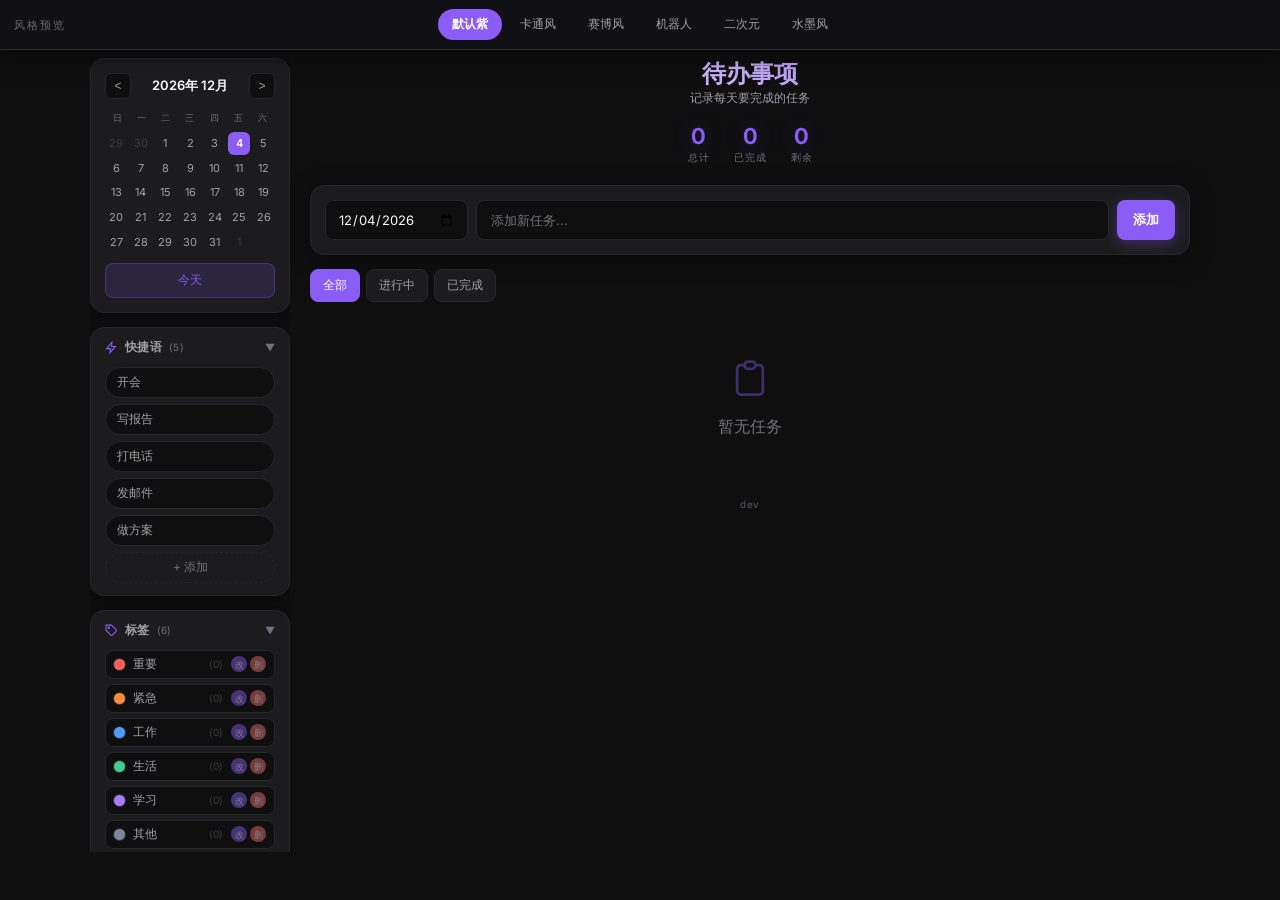
<file: index.html>
<!DOCTYPE html>
<html lang="zh-CN">
<head>
  <meta charset="UTF-8">
  <meta name="viewport" content="width=device-width, initial-scale=1.0">
  <title>待办事项</title>
  <link rel="icon" href="data:image/svg+xml,%3Csvg xmlns='http://www.w3.org/2000/svg' viewBox='0 0 32 32'%3E%3Crect width='32' height='32' rx='7' fill='%238b5cf6'/%3E%3Cpath d='M9 16.5l4.5 4.5L23 11' fill='none' stroke='%23fff' stroke-width='3' stroke-linecap='round' stroke-linejoin='round'/%3E%3C/svg%3E">
  <link href="https://fonts.googleapis.com/css2?family=Inter:wght@400;500;600;700&display=swap" rel="stylesheet">
  <link rel="stylesheet" href="app.css">
</head>
<body class="has-skinbar">
  <div class="skin-bar" role="group" aria-label="风格切换">
    <span class="skin-label">风格预览</span>
    <button class="skin-btn active" data-skin="violet">默认紫</button>
    <button class="skin-btn" data-skin="cartoon">卡通风</button>
    <button class="skin-btn" data-skin="cyber">赛博风</button>
    <button class="skin-btn" data-skin="robot">机器人</button>
    <button class="skin-btn" data-skin="anime">二次元</button>
    <button class="skin-btn" data-skin="ink">水墨风</button>
  </div>
  <div class="layout">
    <aside class="sidebar">
      <div class="calendar-card">
        <div class="calendar-header">
          <button class="cal-nav" id="prev-month">&lt;</button>
          <span class="cal-title" id="cal-title"></span>
          <button class="cal-nav" id="next-month">&gt;</button>
        </div>
        <div class="calendar-weekdays"><span>日</span><span>一</span><span>二</span><span>三</span><span>四</span><span>五</span><span>六</span></div>
        <div class="calendar-grid" id="calendar-grid"></div>
        <button class="today-btn" id="today-btn">今天</button>
      </div>
      <div class="quick-card" id="quick-card">
        <div class="quick-head" id="quick-head">
          <span class="quick-title">
            <svg viewBox="0 0 24 24" fill="none" stroke="currentColor" stroke-width="2"><path d="M13 2L3 14h7l-1 8 10-12h-7l1-8z"/></svg>
            快捷语
            <span class="quick-count" id="quick-count"></span>
          </span>
          <span class="quick-chevron" id="quick-chevron">▼</span>
        </div>
        <div class="quick-body" id="quick-body">
          <div class="quick-chips" id="quick-chips"></div>
          <div class="quick-editor" id="quick-editor">
            <input type="text" id="quick-input" placeholder="输入常用任务短语，回车保存..." maxlength="50">
            <button class="quick-save" id="quick-save">保存</button>
            <button class="quick-cancel" id="quick-cancel">取消</button>
          </div>
        </div>
      </div>
      <div class="label-card" id="label-card">
        <div class="label-head" id="label-head">
          <span class="label-title">
            <svg viewBox="0 0 24 24" fill="none" stroke="currentColor" stroke-width="2"><path d="M20.59 13.41l-7.17 7.17a2 2 0 01-2.83 0L2 12V2h10l8.59 8.59a2 2 0 010 2.82z"/><circle cx="7" cy="7" r="1.2"/></svg>
            标签
            <span class="label-count" id="label-count"></span>
          </span>
          <span class="label-chevron">▼</span>
        </div>
        <div class="label-body" id="label-body">
          <div class="label-list" id="label-list"></div>
          <div class="label-hint">点标签行 = 只看该标签的事项<br>按住标签拖到右侧任务上 = 给任务加标签</div>
          <div class="label-editor" id="label-editor">
            <input type="text" id="label-input" placeholder="标签名称，回车保存..." maxlength="20" title="改名即时生效：任务上的标签会立刻跟着变">
            <div class="label-palette" id="label-palette"></div>
            <div class="label-error" id="label-error"></div>
            <div class="label-editor-actions">
              <button class="label-save" id="label-save">完成</button>
              <button class="label-cancel" id="label-cancel">撤销</button>
            </div>
          </div>
        </div>
      </div>
    </aside>
    <main class="main">
      <header>
        <h1>待办事项</h1>
        <p class="subtitle">记录每天要完成的任务</p>
        <div class="stats">
          <div class="stat"><div class="stat-value" id="total-count">0</div><div class="stat-label">总计</div></div>
          <div class="stat"><div class="stat-value" id="completed-count">0</div><div class="stat-label">已完成</div></div>
          <div class="stat"><div class="stat-value" id="remaining-count">0</div><div class="stat-label">剩余</div></div>
        </div>
      </header>
      <div class="input-card">
        <div class="input-row">
          <input type="date" id="todo-date">
          <div class="input-wrap">
            <input type="text" id="todo-input" placeholder="添加新任务..." maxlength="200">
            <button class="input-clear" id="input-clear" type="button" title="清空输入" aria-label="清空输入">
              <svg viewBox="0 0 24 24" fill="none" stroke="currentColor" stroke-width="2.5"><path d="M18 6L6 18M6 6l12 12"/></svg>
            </button>
          </div>
          <button class="btn-add" id="add-btn">添加</button>
        </div>
      </div>
      <div class="filters">
        <button class="filter-btn active" data-filter="all">全部</button>
        <button class="filter-btn" data-filter="active">进行中</button>
        <button class="filter-btn" data-filter="completed">已完成</button>
        <span class="label-filter-chip" id="label-filter-chip"></span>
      </div>
      <div class="todo-list" id="todo-list"></div>
      <div class="clear-completed" id="clear-container" style="display:none;"><button class="btn-clear" id="clear-btn">清除已完成</button></div>
      <div class="build-tag"><span id="build-stamp">dev</span></div>
    </main>
  </div>
  <script src="app.js"></script>
</body>
</html>
</file>
<file: app.css>
* { margin: 0; padding: 0; box-sizing: border-box; }
    :root {
      --bg-primary: #0f0f10; --bg-card: #1c1c1f; --text-primary: #fafafa;
      --text-secondary: #a1a1aa; --text-muted: #71717a; --border: #27272a;
      --accent: #8b5cf6; --accent-light: rgba(139,92,246,0.15);
      --accent-glow: rgba(139,92,246,0.3); --danger: #f87171; --success: #4ade80; --shadow: 0 4px 24px rgba(0,0,0,0.4);
    }
    body { font-family: Inter, sans-serif; background: var(--bg-primary); color: var(--text-primary); min-height: 100vh; padding: 24px; }
    .layout { display: flex; gap: 20px; max-width: 1100px; margin: 0 auto; }
    .sidebar { width: 200px; flex-shrink: 0; position: sticky; top: 24px; align-self: flex-start; max-height: calc(100vh - 48px); overflow-y: auto; scrollbar-width: thin; }
    .sidebar::-webkit-scrollbar { width: 4px; }
    .sidebar::-webkit-scrollbar-thumb { background: var(--border); border-radius: 2px; }
    .main { flex: 1; min-width: 0; }
    header { text-align: center; margin-bottom: 20px; }
    h1 { font-size: 24px; font-weight: 700; background: linear-gradient(135deg,var(--text-primary),var(--accent)); -webkit-background-clip: text; -webkit-text-fill-color: transparent; }
    .subtitle { color: var(--text-secondary); font-size: 12px; }
    .calendar-card { background: var(--bg-card); border-radius: 14px; padding: 14px; box-shadow: var(--shadow); border: 1px solid var(--border); }
    .calendar-header { display: flex; justify-content: space-between; align-items: center; margin-bottom: 10px; }
    .cal-title { font-size: 13px; font-weight: 600; }
    .cal-nav { width: 26px; height: 26px; border: 1px solid var(--border); background: var(--bg-primary); border-radius: 6px; cursor: pointer; font-size: 12px; display: flex; align-items: center; justify-content: center; color: var(--text-secondary); }
    .cal-nav:hover { border-color: var(--accent); color: var(--accent); background: var(--accent-light); }
    .calendar-weekdays { display: grid; grid-template-columns: repeat(7,1fr); text-align: center; margin-bottom: 4px; }
    .calendar-weekdays span { font-size: 9px; color: var(--text-muted); padding: 3px; }
    .calendar-grid { display: grid; grid-template-columns: repeat(7,1fr); gap: 2px; }
    .cal-day { aspect-ratio: 1; display: flex; align-items: center; justify-content: center; font-size: 11px; border-radius: 6px; cursor: pointer; transition: all 0.15s; position: relative; color: var(--text-secondary); }
    .cal-day:hover { background: var(--border); color: var(--text-primary); }
    .cal-day.other-month { color: var(--text-muted); opacity: 0.35; }
    .cal-day.today { background: var(--accent-light); color: var(--accent); font-weight: 600; }
    .cal-day.selected { background: linear-gradient(135deg,var(--accent),var(--accent)); color: white; font-weight: 600; }
    .cal-day.has-todos::after { content: ''; position: absolute; bottom: 3px; width: 3px; height: 3px; background: var(--accent); border-radius: 50%; }
    .cal-day.selected.has-todos::after { background: white; }
    .today-btn { width: 100%; margin-top: 10px; padding: 8px; background: var(--accent-light); border: 1px solid var(--accent-glow); border-radius: 8px; font-size: 12px; font-weight: 500; color: var(--accent); cursor: pointer; font-family: inherit; }
    .today-btn:hover { background: var(--accent); color: white; }
    .stats { display: flex; justify-content: center; gap: 24px; margin-top: 16px; }
    .stat { display: flex; flex-direction: column; align-items: center; gap: 2px; }
    .stat-value { font-size: 22px; font-weight: 700; color: var(--accent); text-shadow: 0 0 20px var(--accent-glow); }
    .stat-label { font-size: 10px; color: var(--text-muted); text-transform: uppercase; letter-spacing: 1px; }
    .input-card { background: var(--bg-card); border-radius: 14px; padding: 14px; box-shadow: var(--shadow); margin-bottom: 14px; border: 1px solid var(--border); }
    .input-row { display: flex; gap: 8px; }
    .input-wrap { position: relative; flex: 1; min-width: 0; display: flex; }
    .input-wrap input[type="text"] { flex: 1; min-width: 0; padding-right: 34px; }
    .input-clear { position: absolute; right: 7px; top: 50%; transform: translateY(-50%); width: 20px; height: 20px; padding: 0; border: none; border-radius: 50%; background: var(--border); color: var(--text-secondary); cursor: pointer; display: none; align-items: center; justify-content: center; transition: background 0.15s, color 0.15s; }
    .input-clear.show { display: flex; }
    .input-clear:hover { background: var(--danger); color: #fff; }
    .input-clear svg { width: 11px; height: 11px; }
    input[type="date"] { padding: 10px 12px; border: 1px solid var(--border); border-radius: 8px; font-size: 13px; font-family: inherit; outline: none; cursor: pointer; background: var(--bg-primary); color: var(--text-primary); }
    input[type="text"] { flex: 1; padding: 10px 14px; border: 1px solid var(--border); border-radius: 8px; font-size: 13px; font-family: inherit; background: var(--bg-primary); color: var(--text-primary); outline: none; }
    input[type="text"]:focus { border-color: var(--accent); box-shadow: 0 0 0 3px var(--accent-light); }
    input[type="text"]::placeholder { color: var(--text-muted); }
    .btn-add { padding: 10px 16px; background: linear-gradient(135deg,var(--accent),var(--accent)); color: white; border: none; border-radius: 8px; font-size: 13px; font-weight: 600; cursor: pointer; box-shadow: 0 4px 14px var(--accent-glow); font-family: inherit; }
    .btn-add:hover { transform: translateY(-1px); }
    .filters { display: flex; gap: 6px; margin-bottom: 14px; }
    .filter-btn { padding: 7px 12px; background: var(--bg-card); border: 1px solid var(--border); border-radius: 8px; font-size: 12px; font-weight: 500; color: var(--text-secondary); cursor: pointer; font-family: inherit; }
    .filter-btn:hover { border-color: var(--text-muted); }
    .filter-btn.active { background: var(--accent); border-color: var(--accent); color: white; }
    .date-section { margin-bottom: 14px; }
    .date-section.collapsed .todo-list { display: none; }
    .date-label { font-size: 12px; font-weight: 600; color: var(--text-secondary); margin-bottom: 8px; display: flex; align-items: center; gap: 6px; cursor: pointer; padding: 4px 8px; border-radius: 6px; transition: background 0.2s; }
    .date-label:hover { background: var(--bg-card); }
    .date-label svg { width: 12px; height: 12px; color: var(--accent); transition: transform 0.2s; }
    .date-section.collapsed .date-label svg { transform: rotate(-90deg); }
    .date-label .tag { font-size: 10px; padding: 2px 6px; border-radius: 4px; background: var(--accent-light); color: var(--accent); font-weight: 500; }
    .date-label .tag.yesterday { background: rgba(251,146,60,0.15); color: #fb923c; }
    .date-label .count { font-size: 10px; color: var(--text-muted); }
    .date-label .chevron { margin-left: auto; font-size: 10px; color: var(--text-muted); transition: transform 0.2s; }
    .date-section.collapsed .date-label .chevron { transform: rotate(-90deg); }
    .date-label .collapsed-hint { font-size: 10px; color: var(--text-muted); margin-left: 8px; }
    .todo-list { display: flex; flex-direction: column; gap: 6px; }
    .todo-item { background: var(--bg-card); border-radius: 10px; padding: 12px 14px; box-shadow: var(--shadow); display: flex; align-items: center; gap: 12px; border: 1px solid var(--border); }
    .todo-item.continued { border-left: 3px solid #fb923c; }
    .todo-item.completed { opacity: 0.7; }
    .checkbox { width: 20px; height: 20px; border: 2px solid var(--border); border-radius: 5px; cursor: pointer; display: flex; align-items: center; justify-content: center; flex-shrink: 0; transition: all 0.2s; }
    .checkbox:hover { border-color: var(--accent); }
    .checkbox.checked { background: var(--success); border-color: var(--success); }
    .checkbox.checked::after { content: ''; width: 5px; height: 9px; border: solid white; border-width: 0 2px 2px 0; transform: rotate(45deg); }
    .todo-content { flex: 1; min-width: 0; }
    .todo-date { font-size: 10px; color: var(--accent); cursor: pointer; margin-bottom: 2px; }
    .todo-date:hover { text-decoration: underline; }
    .todo-text { font-size: 13px; line-height: 1.4; word-break: break-word; }
    .todo-item.completed .todo-text { color: var(--text-muted); text-decoration: line-through; }
    .todo-time { font-size: 10px; color: var(--text-muted); margin-top: 3px; display: flex; gap: 8px; }
    .todo-time .completed-time { color: var(--success); }
    .todo-source { font-size: 10px; color: #fb923c; }
    .todo-actions { display: flex; gap: 4px; opacity: 0; }
    .todo-item:hover .todo-actions { opacity: 1; }
    .btn-edit, .btn-delete { width: 28px; height: 28px; border: none; background: transparent; border-radius: 6px; cursor: pointer; display: flex; align-items: center; justify-content: center; color: var(--text-muted); }
    .btn-edit:hover { background: var(--accent-light); color: var(--accent); }
    .btn-delete:hover { background: rgba(248,113,113,0.1); color: var(--danger); }
    .btn-edit svg, .btn-delete svg { width: 14px; height: 14px; }
    .empty-state { text-align: center; padding: 40px 20px; color: var(--text-muted); }
    .empty-state svg { width: 44px; height: 44px; margin-bottom: 12px; opacity: 0.4; color: var(--accent); }
    .clear-completed { margin-top: 16px; text-align: center; }
    .build-tag { margin-top: 20px; text-align: center; font-size: 10px; color: var(--text-muted); letter-spacing: .5px; opacity: .75; }
    .btn-clear { padding: 8px 16px; background: transparent; border: 1px solid var(--border); border-radius: 8px; font-size: 12px; color: var(--text-secondary); cursor: pointer; font-family: inherit; }
    .btn-clear:hover { border-color: var(--danger); color: var(--danger); }
    @media (max-width: 768px) { body { padding: 16px; } .layout { flex-direction: column; } .sidebar { width: 100%; position: static; max-height: none; overflow: visible; } .input-row { flex-direction: column; } .btn-add { width: 100%; } .todo-actions { opacity: 1; } }

    /* ---- 快捷语面板 ---- */
    .quick-card { background: var(--bg-card); border-radius: 14px; box-shadow: var(--shadow); border: 1px solid var(--border); margin-top: 14px; overflow: hidden; }
    .sidebar .quick-chips { flex-direction: column; align-items: stretch; }
    .sidebar .quick-chip, .sidebar .quick-add { width: 100%; }
    .sidebar .quick-chip > span:first-child { flex: 1; min-width: 0; }
    .sidebar .quick-editor { flex-wrap: wrap; }
    .sidebar .quick-editor input { flex: 1 1 100%; }
    .quick-head { display: flex; align-items: center; justify-content: space-between; padding: 11px 14px; cursor: pointer; user-select: none; }
    .quick-head:hover { background: var(--bg-primary); }
    .quick-title { display: flex; align-items: center; gap: 7px; font-size: 12px; font-weight: 600; color: var(--text-secondary); letter-spacing: 0.3px; }
    .quick-title svg { width: 13px; height: 13px; color: var(--accent); }
    .quick-count { font-size: 10px; font-weight: 400; color: var(--text-muted); }
    .quick-chevron { font-size: 10px; color: var(--text-muted); transition: transform 0.2s; }
    .quick-card.collapsed .quick-chevron { transform: rotate(-90deg); }
    .quick-card.collapsed .quick-body { display: none; }
    .quick-body { padding: 0 14px 12px; }
    .quick-chips { display: flex; flex-wrap: wrap; gap: 6px; }
    .quick-chip { position: relative; display: inline-flex; align-items: center; max-width: 100%; padding: 6px 11px; background: var(--bg-primary); border: 1px solid var(--border); border-radius: 20px; font-size: 12px; color: var(--text-secondary); cursor: pointer; transition: all 0.15s; }
    .quick-chip > span { overflow: hidden; text-overflow: ellipsis; white-space: nowrap; }
    .quick-chip:hover { border-color: var(--accent); color: var(--accent); background: var(--accent-light); }
    .quick-chip-actions { display: none; gap: 3px; margin-left: 6px; flex-shrink: 0; }
    .quick-chip:hover .quick-chip-actions { display: inline-flex; }
    .quick-chip-btn { width: 16px; height: 16px; padding: 0; border: none; border-radius: 50%; cursor: pointer; font-size: 9px; line-height: 1; font-family: inherit; display: inline-flex; align-items: center; justify-content: center; }
    .quick-chip-btn.edit { background: var(--accent); color: #fff; }
    .quick-chip-btn.del { background: var(--danger); color: #fff; }
    .quick-add { padding: 6px 11px; background: transparent; border: 1px dashed var(--border); border-radius: 20px; font-size: 12px; color: var(--text-muted); cursor: pointer; font-family: inherit; transition: all 0.15s; }
    .quick-add:hover { border-color: var(--accent); color: var(--accent); }
    .quick-editor { display: none; gap: 6px; margin-top: 10px; }
    .quick-editor.show { display: flex; }
    .quick-editor input { flex: 1; min-width: 0; padding: 7px 11px; background: var(--bg-primary); border: 1px solid var(--border); border-radius: 8px; font-size: 12px; font-family: inherit; color: var(--text-primary); outline: none; }
    .quick-editor input:focus { border-color: var(--accent); box-shadow: 0 0 0 3px var(--accent-light); }
    .quick-editor button { padding: 7px 12px; border-radius: 8px; font-size: 12px; font-family: inherit; cursor: pointer; border: none; }
    .quick-save { background: var(--accent); color: #fff; font-weight: 600; }
    .quick-cancel { background: var(--bg-primary); color: var(--text-secondary); border: 1px solid var(--border); }
    .quick-cancel:hover { border-color: var(--text-muted); color: var(--text-primary); }
    @media (max-width: 768px) { .quick-editor { flex-wrap: wrap; } .quick-editor input { flex: 1 1 100%; } }

    /* ================= 风格皮肤 =================
       切换器常驻，默认紫色。选择记在 localStorage（todo_skin），
       也支持 URL 参数 ?skin=xxx 直接指定（优先级最高）。 */
    .skin-bar { display: flex; position: fixed; top: 0; left: 0; right: 0; align-items: center; justify-content: center; flex-wrap: wrap; gap: 4px; padding: 9px 12px; background: rgba(18,18,22,.94); border-bottom: 1px solid rgba(255,255,255,.12); box-shadow: 0 6px 24px rgba(0,0,0,.45); z-index: 9999; font-family: Inter, system-ui, sans-serif; }
    .skin-label { position: absolute; left: 14px; top: 50%; transform: translateY(-50%); font-size: 11px; letter-spacing: 2px; color: #6b6b74; white-space: nowrap; }
    .skin-btn { padding: 7px 14px; border: none; border-radius: 999px; background: transparent; color: #a1a1aa; font-size: 12px; font-family: inherit; cursor: pointer; transition: background .18s, color .18s; white-space: nowrap; }
    .skin-btn:hover { color: #fff; background: rgba(255,255,255,.09); }
    .skin-btn.active { background: #8b5cf6; color: #fff; font-weight: 600; }
    body.has-skinbar { padding-top: 58px; }
    body.has-skinbar .sidebar { top: 82px; max-height: calc(100vh - 106px); }
    @media (max-width: 760px) {
      .skin-label { display: none; }
      .skin-btn { padding: 6px 9px; font-size: 11px; }
      body.has-skinbar { padding-top: 52px; }
      body.has-skinbar .sidebar { top: auto; max-height: none; }
    }

    /* ---------- 1. 卡通风 ---------- */
    body[data-skin="cartoon"] {
      --bg-primary: #2a1f3d; --bg-card: #382a4f; --text-primary: #fff6e5;
      --text-secondary: #d8c8ef; --text-muted: #a893c4; --border: #6b4a9e;
      --accent: #ffd166; --accent-light: rgba(255,209,102,.18); --accent-glow: rgba(255,209,102,.35);
      --danger: #ff7b7b; --success: #7be495;
      --shadow: 5px 5px 0 rgba(18,10,32,.6);
      font-family: "Comic Sans MS", "Chalkboard SE", "Microsoft YaHei", sans-serif;
    }
    body[data-skin="cartoon"]::before {
      content: ''; position: fixed; inset: 0; z-index: 0; pointer-events: none;
      background-image: radial-gradient(rgba(255,209,102,.14) 2px, transparent 2.5px);
      background-size: 26px 26px;
    }
    body[data-skin="cartoon"] .layout { position: relative; z-index: 1; }
    body[data-skin="cartoon"] .calendar-card,
    body[data-skin="cartoon"] .input-card,
    body[data-skin="cartoon"] .quick-card,
    body[data-skin="cartoon"] .todo-item { border-width: 3px; border-radius: 18px; }
    body[data-skin="cartoon"] h1 { background: none; -webkit-text-fill-color: #fff6e5; letter-spacing: .5px; }
    body[data-skin="cartoon"] .btn-add { border: 3px solid #2a1f3d; border-radius: 16px; color: #2a1f3d; font-weight: 700; }
    body[data-skin="cartoon"] .btn-add:hover { transform: translate(3px,3px); box-shadow: 1px 1px 0 rgba(18,10,32,.6); }
    body[data-skin="cartoon"] .filter-btn { border-width: 2px; border-radius: 999px; }
    body[data-skin="cartoon"] .filter-btn.active { color: #2a1f3d; font-weight: 700; }
    body[data-skin="cartoon"] .cal-day { border-radius: 10px; }
    body[data-skin="cartoon"] .cal-day.selected { color: #2a1f3d; font-weight: 700; }
    body[data-skin="cartoon"] .quick-chip { border-radius: 999px; border-width: 2px; }

    /* ---------- 2. 赛博朋克 ---------- */
    body[data-skin="cyber"] {
      --bg-primary: #05070d; --bg-card: #0a1020; --text-primary: #d7f9ff;
      --text-secondary: #7fb8cc; --text-muted: #4a7a8c; --border: #16324a;
      --accent: #00e5ff; --accent-light: rgba(0,229,255,.14); --accent-glow: rgba(0,229,255,.45);
      --danger: #ff2d95; --success: #00ffa3;
      --shadow: 0 0 0 1px rgba(0,229,255,.16), 0 10px 34px rgba(0,229,255,.07);
      font-family: "JetBrains Mono", "Consolas", "Courier New", monospace;
    }
    body[data-skin="cyber"]::before {
      content: ''; position: fixed; inset: 0; z-index: 0; pointer-events: none;
      background-image: linear-gradient(rgba(0,229,255,.06) 1px, transparent 1px), linear-gradient(90deg, rgba(0,229,255,.06) 1px, transparent 1px);
      background-size: 44px 44px;
    }
    body[data-skin="cyber"] .layout { position: relative; z-index: 1; }
    body[data-skin="cyber"] .calendar-card,
    body[data-skin="cyber"] .input-card,
    body[data-skin="cyber"] .quick-card,
    body[data-skin="cyber"] .todo-item {
      border-radius: 0;
      clip-path: polygon(0 12px, 12px 0, 100% 0, 100% calc(100% - 12px), calc(100% - 12px) 100%, 0 100%);
    }
    body[data-skin="cyber"] h1 { background: none; -webkit-text-fill-color: #d7f9ff; text-shadow: 0 0 20px rgba(0,229,255,.6); letter-spacing: 3px; }
    body[data-skin="cyber"] .btn-add { border-radius: 0; color: #05070d; font-weight: 700; letter-spacing: 1.5px; }
    body[data-skin="cyber"] .filter-btn { border-radius: 0; letter-spacing: 1px; }
    body[data-skin="cyber"] .filter-btn.active, body[data-skin="cyber"] .cal-day.selected { color: #05070d; }
    body[data-skin="cyber"] .cal-day { border-radius: 0; }
    body[data-skin="cyber"] .quick-chip { border-radius: 0; }

    /* ---------- 3. 机器人 ---------- */
    body[data-skin="robot"] {
      --bg-primary: #080b09; --bg-card: #101613; --text-primary: #d8e8dd;
      --text-secondary: #7fa08c; --text-muted: #54705f; --border: #26382e;
      --accent: #3dff9e; --accent-light: rgba(61,255,158,.12); --accent-glow: rgba(61,255,158,.3);
      --danger: #ff5d5d; --success: #3dff9e;
      --shadow: inset 0 1px 0 rgba(61,255,158,.07), 0 2px 0 rgba(0,0,0,.7);
      font-family: "JetBrains Mono", "Consolas", monospace;
    }
    body[data-skin="robot"] .calendar-card,
    body[data-skin="robot"] .input-card,
    body[data-skin="robot"] .quick-card,
    body[data-skin="robot"] .todo-item { border-radius: 3px; border-color: #2b4034; }
    body[data-skin="robot"] h1 { background: none; -webkit-text-fill-color: #d8e8dd; letter-spacing: 5px; font-size: 20px; font-weight: 500; }
    body[data-skin="robot"] .subtitle { letter-spacing: 2px; text-transform: uppercase; font-size: 10px; }
    body[data-skin="robot"] .btn-add { border-radius: 3px; color: #080b09; font-weight: 700; letter-spacing: 1px; }
    body[data-skin="robot"] .filter-btn { border-radius: 3px; text-transform: uppercase; letter-spacing: 1px; font-size: 10px; }
    body[data-skin="robot"] .filter-btn.active, body[data-skin="robot"] .cal-day.selected { color: #080b09; }
    body[data-skin="robot"] .cal-day { border-radius: 2px; }
    body[data-skin="robot"] .todo-item { position: relative; }
    body[data-skin="robot"] .todo-item::before,
    body[data-skin="robot"] .todo-item::after { content: ''; position: absolute; width: 3px; height: 3px; background: #3dff9e; opacity: .45; }
    body[data-skin="robot"] .todo-item::before { left: 5px; top: 5px; }
    body[data-skin="robot"] .todo-item::after { right: 5px; bottom: 5px; }
    body[data-skin="robot"] .checkbox { border-radius: 2px; }

    /* ---------- 4. 二次元 ---------- */
    body[data-skin="anime"] {
      --bg-primary: #241a2e; --bg-card: #33243f; --text-primary: #fff0f8;
      --text-secondary: #e0b8d4; --text-muted: #b08aa6; --border: #5c3f6b;
      --accent: #ff8ec7; --accent-light: rgba(255,142,199,.16); --accent-glow: rgba(255,142,199,.4);
      --danger: #ff6b8a; --success: #8ce99a;
      --shadow: 0 8px 28px rgba(255,142,199,.16);
      font-family: "Hiragino Sans", "Yu Gothic", "Microsoft YaHei", sans-serif;
    }
    body[data-skin="anime"] .calendar-card,
    body[data-skin="anime"] .input-card,
    body[data-skin="anime"] .todo-item { border-radius: 18px; }
    body[data-skin="anime"] .quick-card { border-radius: 18px; border-style: dashed; border-color: rgba(255,142,199,.45); }
    body[data-skin="anime"] h1 { background: linear-gradient(135deg,#fff0f8,#ff8ec7); -webkit-background-clip: text; }
    body[data-skin="anime"] .btn-add { border-radius: 999px; color: #2a1030; font-weight: 700; }
    body[data-skin="anime"] .filter-btn { border-radius: 999px; }
    body[data-skin="anime"] .filter-btn.active, body[data-skin="anime"] .cal-day.selected { color: #2a1030; }
    body[data-skin="anime"] .cal-day { border-radius: 10px; }
    body[data-skin="anime"] .quick-chip { border-radius: 999px; }
    body[data-skin="anime"] .checkbox { border-radius: 50%; }

    /* ---------- 5. 水墨 ---------- */
    body[data-skin="ink"] {
      --bg-primary: #14100d; --bg-card: #1d1815; --text-primary: #ece3d5;
      --text-secondary: #b9ab99; --text-muted: #8a7b69; --border: #3b322b;
      --accent: #c8402f; --accent-light: rgba(200,64,47,.16); --accent-glow: rgba(200,64,47,.28);
      --danger: #c8402f; --success: #7a8f5a;
      --shadow: 0 2px 0 rgba(0,0,0,.55);
      font-family: "Songti SC", "STSong", "SimSun", "Noto Serif SC", serif;
    }
    body[data-skin="ink"]::before {
      content: ''; position: fixed; inset: 0; z-index: 0; pointer-events: none;
      background:
        radial-gradient(58% 40% at 12% 6%, rgba(200,64,47,.075), transparent 70%),
        radial-gradient(52% 38% at 88% 94%, rgba(236,227,213,.06), transparent 70%),
        repeating-linear-gradient(90deg, rgba(236,227,213,.022) 0 1px, transparent 1px 3px);
    }
    body[data-skin="ink"] .layout { position: relative; z-index: 1; }
    body[data-skin="ink"] .calendar-card,
    body[data-skin="ink"] .input-card,
    body[data-skin="ink"] .quick-card,
    body[data-skin="ink"] .todo-item { border-radius: 2px; border-left: 3px solid rgba(200,64,47,.6); }
    body[data-skin="ink"] h1 { background: none; -webkit-text-fill-color: #ece3d5; letter-spacing: 7px; font-weight: 500; }
    body[data-skin="ink"] h1::after { content: '记'; display: inline-flex; align-items: center; justify-content: center; width: 15px; height: 15px; margin-left: 14px; border: 1.5px solid #c8402f; color: #c8402f; font-size: 9px; letter-spacing: 0; line-height: 1; vertical-align: middle; opacity: .9; }
    body[data-skin="ink"] .btn-add { border-radius: 2px; background: #c8402f; color: #f5ede1; letter-spacing: 5px; box-shadow: none; }
    body[data-skin="ink"] .btn-add:hover { background: #a93325; }
    body[data-skin="ink"] .filter-btn { border-radius: 2px; letter-spacing: 2px; }
    body[data-skin="ink"] .cal-day { border-radius: 2px; }
    body[data-skin="ink"] .quick-chip { border-radius: 2px; }
    body[data-skin="ink"] .date-label { border-bottom: 1px dotted rgba(236,227,213,.16); border-radius: 0; }
    body[data-skin="ink"] .todo-item { border-width: 1px; border-left-width: 2px; }
    body[data-skin="ink"] .stat-value { text-shadow: none; }

    /* ---- 标签系统 ----
       全局标签表存 labels_v1（{id,name,color}），待办事项只存标签 id 数组。
       因此改名/改色只改标签表一处，事项渲染时按 id 现查名称与颜色，自动跟随。 */
    .label-card { background: var(--bg-card); border-radius: 14px; box-shadow: var(--shadow); border: 1px solid var(--border); margin-top: 14px; overflow: hidden; }
    .label-head { display: flex; align-items: center; justify-content: space-between; padding: 11px 14px; cursor: pointer; user-select: none; }
    .label-head:hover { background: var(--bg-primary); }
    .label-title { display: flex; align-items: center; gap: 7px; font-size: 12px; font-weight: 600; color: var(--text-secondary); letter-spacing: 0.3px; }
    .label-title svg { width: 13px; height: 13px; color: var(--accent); }
    .label-count { font-size: 10px; font-weight: 400; color: var(--text-muted); }
    .label-chevron { font-size: 10px; color: var(--text-muted); transition: transform 0.2s; }
    .label-card.collapsed .label-chevron { transform: rotate(-90deg); }
    .label-card.collapsed .label-body { display: none; }
    .label-body { padding: 0 14px 12px; }
    .label-list { display: flex; flex-direction: column; gap: 5px; }
    .label-row { display: flex; align-items: center; gap: 8px; padding: 5px 8px; background: var(--bg-primary); border: 1px solid var(--border); border-radius: 8px; cursor: grab; transition: border-color 0.15s, opacity 0.15s; }
    .label-row:hover { border-color: var(--accent); }
    .label-row.filtering { border-color: var(--accent); background: var(--accent-light); }
    .label-row.filtering .label-name { color: var(--accent); font-weight: 600; }
    .label-row-count { font-size: 10px; color: var(--text-muted); flex-shrink: 0; }
    .label-row-count.zero { opacity: .45; }
    .label-row.dragging { opacity: 0.4; cursor: grabbing; }
    .label-dot { width: 11px; height: 11px; border-radius: 50%; flex-shrink: 0; box-shadow: 0 0 0 1px rgba(255,255,255,.14); }
    .label-name { flex: 1; min-width: 0; font-size: 12px; color: var(--text-secondary); overflow: hidden; text-overflow: ellipsis; white-space: nowrap; }
    .label-row:hover .label-name { color: var(--text-primary); }
    .label-row-actions { display: inline-flex; gap: 3px; flex-shrink: 0; opacity: .45; transition: opacity .15s; }
    .label-row:hover .label-row-actions { opacity: 1; }
    .label-row-btn { width: 16px; height: 16px; padding: 0; border: none; border-radius: 50%; cursor: pointer; font-size: 9px; line-height: 1; font-family: inherit; display: inline-flex; align-items: center; justify-content: center; }
    .label-row-btn.edit { background: var(--accent); color: #fff; }
    .label-row-btn.del { background: var(--danger); color: #fff; }
    .label-add { padding: 6px 11px; background: transparent; border: 1px dashed var(--border); border-radius: 8px; font-size: 12px; color: var(--text-muted); cursor: pointer; font-family: inherit; transition: all 0.15s; width: 100%; }
    .label-add:hover { border-color: var(--accent); color: var(--accent); }
    .label-hint { font-size: 10px; color: var(--text-muted); margin-top: 8px; line-height: 1.5; }
    .label-editor { display: none; margin-top: 10px; }
    .label-editor.show { display: block; }
    .label-editor input[type="text"] { width: 100%; padding: 7px 11px; background: var(--bg-primary); border: 1px solid var(--border); border-radius: 8px; font-size: 12px; font-family: inherit; color: var(--text-primary); outline: none; }
    .label-editor input[type="text"]:focus { border-color: var(--accent); box-shadow: 0 0 0 3px var(--accent-light); }
    .label-palette { display: flex; flex-wrap: wrap; gap: 4px; margin-top: 8px; align-items: center; }
    .label-sw { width: 18px; height: 18px; padding: 0; border: 2px solid transparent; border-radius: 50%; cursor: pointer; }
    .label-sw.on { border-color: var(--text-primary); box-shadow: 0 0 0 1px var(--bg-primary); }
    .label-custom { width: 22px; height: 22px; padding: 0; border: 1px solid var(--border); border-radius: 50%; background: none; cursor: pointer; }
    .label-error { display: none; font-size: 11px; color: var(--danger); margin-top: 6px; }
    .label-error.show { display: block; }
    .label-confirm { display: flex; align-items: center; gap: 6px; padding: 7px 9px; background: rgba(248,113,113,.08); border: 1px solid rgba(248,113,113,.35); border-radius: 8px; font-size: 11px; color: var(--text-secondary); line-height: 1.45; }
    .label-confirm-text { flex: 1; min-width: 0; }
    .label-confirm button { padding: 4px 9px; border-radius: 6px; font-size: 11px; font-family: inherit; cursor: pointer; border: none; flex-shrink: 0; }
    .label-confirm-ok { background: var(--danger); color: #fff; font-weight: 600; }
    .label-confirm-cancel { background: var(--bg-primary); color: var(--text-secondary); border: 1px solid var(--border); }
    .label-confirm-cancel:hover { border-color: var(--text-muted); color: var(--text-primary); }
    /* 主栏筛选条上的「当前标签筛选」标记 */
    .label-filter-chip { display: none; align-items: center; gap: 5px; padding: 5px 6px 5px 10px; background: var(--accent-light); border: 1px solid var(--accent-glow); border-radius: 8px; font-size: 12px; font-weight: 500; color: var(--accent); }
    .label-filter-chip.show { display: inline-flex; }
    .label-filter-x { width: 16px; height: 16px; padding: 0; border: none; border-radius: 50%; background: var(--accent); color: #fff; cursor: pointer; font-size: 11px; line-height: 1; font-family: inherit; display: inline-flex; align-items: center; justify-content: center; flex-shrink: 0; }
    .label-filter-x:hover { background: var(--danger); }
    .label-editor-actions { display: flex; gap: 6px; margin-top: 10px; }
    .label-editor-actions button { flex: 1; padding: 7px 12px; border-radius: 8px; font-size: 12px; font-family: inherit; cursor: pointer; border: none; }
    .label-save { background: var(--accent); color: #fff; font-weight: 600; }
    .label-cancel { background: var(--bg-primary); color: var(--text-secondary); border: 1px solid var(--border); }
    .label-cancel:hover { border-color: var(--text-muted); color: var(--text-primary); }
    /* 事项内的标签 chip：颜色来自标签表，右边 × 只移除本事项的这一个引用 */
    .todo-labels { display: flex; flex-wrap: wrap; gap: 5px; margin-top: 5px; }
    .todo-labels:empty { display: none; }
    .todo-lbl { display: inline-flex; align-items: center; gap: 3px; max-width: 100%; padding: 2px 4px 2px 8px; border-radius: 6px; font-size: 10.5px; font-weight: 700; letter-spacing: .3px; color: #fff; }
    .todo-lbl.dark { color: #4a3a00; }
    .todo-lbl > span { overflow: hidden; text-overflow: ellipsis; white-space: nowrap; }
    .todo-lbl-x { width: 13px; height: 13px; padding: 0; border: none; border-radius: 3px; background: rgba(255,255,255,.28); color: inherit; cursor: pointer; font-size: 11px; line-height: 1; font-family: inherit; display: inline-flex; align-items: center; justify-content: center; flex-shrink: 0; }
    .todo-lbl-x:hover { background: rgba(0,0,0,.4); }
    .todo-lbl.dark .todo-lbl-x { background: rgba(0,0,0,.16); }
    .todo-item.drop-target { border-color: var(--accent); box-shadow: 0 0 0 2px var(--accent-glow), var(--shadow); }
</file>
